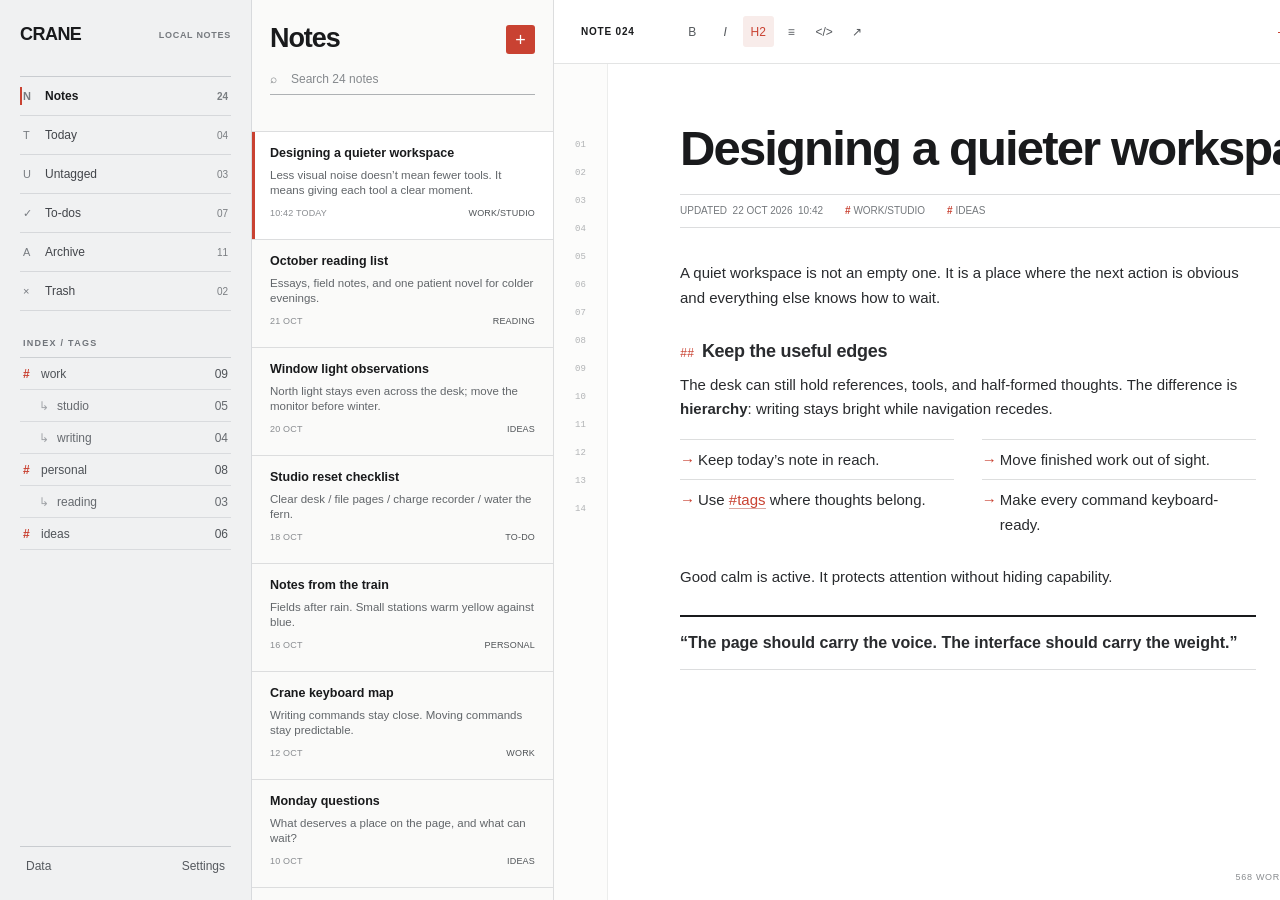
<file: .impeccable/mocks/decision/alpine-editorial.html>
<!doctype html>
<html lang="en">
<head>
<meta charset="utf-8">
<meta name="viewport" content="width=1440, initial-scale=1">
<title>Crane — Alpine Editorial</title>
<style>
  *{box-sizing:border-box} html,body{margin:0;width:1440px;height:900px;overflow:hidden;background:#FAFAF9;color:#191A1C}
  body{font-family:"Segoe UI",Arial,sans-serif;font-size:12px;-webkit-font-smoothing:antialiased} button,input{font:inherit} button{border:0;background:none;color:inherit}
  .app{width:1440px;height:900px;display:grid;grid-template-columns:252px 302px 886px;background:#FFFFFF}
  .rail{background:#F0F1F2;border-right:1px solid #D8DADD;padding:24px 20px 16px;display:flex;flex-direction:column}
  .brand{height:52px;display:flex;align-items:flex-start;justify-content:space-between;font-size:18px;font-weight:800;letter-spacing:-.03em}.brand small{font-size:9px;font-weight:600;color:#767A7F;letter-spacing:.08em;margin-top:6px}
  .nav{border-top:1px solid #C9CCD0}.nav button{height:39px;width:100%;padding:0 3px;border-bottom:1px solid #D6D8DB;display:grid;grid-template-columns:22px 1fr auto;align-items:center;text-align:left;color:#42454A}.nav .active{font-weight:700;color:#191A1C}.nav .active:after{content:"";position:absolute;left:0;width:2px;height:18px;background:#C94232}.nav button{position:relative}.symbol{font-size:11px;color:#777B80}.count{font-variant-numeric:tabular-nums;color:#7A7E82;font-size:10px}
  .label{margin:27px 3px 9px;font-size:9px;font-weight:800;letter-spacing:.14em;color:#70747A;text-transform:uppercase}.tags{border-top:1px solid #CDD0D3}.tag{height:32px;border-bottom:1px solid #D9DBDE;display:grid;grid-template-columns:18px 1fr auto;align-items:center;padding:0 3px;color:#4F5358}.tag b{color:#C94232}.tag.child{padding-left:19px;color:#666A6F}.tag.child span:first-child{color:#A1A4A8}.rail-foot{margin-top:auto;display:grid;grid-template-columns:1fr 1fr;border-top:1px solid #C9CCD0}.rail-foot button{height:37px;text-align:left;color:#55595E}.rail-foot button+button{text-align:right}
  .list{background:#FAFAF9;border-right:1px solid #DCDDDE;display:flex;flex-direction:column}.list-head{height:132px;padding:25px 18px 14px;border-bottom:1px solid #DCDDDE}.list-title{height:38px;display:flex;align-items:flex-start}.list-title h1{font-size:27px;line-height:1;margin:0;font-weight:800;letter-spacing:-.04em}.new{margin-left:auto;width:29px;height:29px;background:#C94232;color:#FFFFFF;font-size:18px;line-height:28px;border-radius:3px}.search{height:32px;border-bottom:1px solid #AEB1B4;display:grid;grid-template-columns:19px 1fr;align-items:center;color:#73777B}.search input{border:0;outline:0;background:transparent;color:#191A1C}.search input::placeholder{color:#85898D}
  .notes{overflow:hidden}.note{height:108px;border-bottom:1px solid #DCDDDE;padding:14px 18px;position:relative}.note.active{background:#FFFFFF}.note.active:before{content:"";position:absolute;left:0;top:0;bottom:0;width:3px;background:#C94232}.note h2{font-size:12.5px;line-height:1.25;margin:0 0 6px;font-weight:750}.note p{font-size:11.5px;line-height:1.38;color:#62666A;margin:0 0 9px;display:-webkit-box;-webkit-line-clamp:2;-webkit-box-orient:vertical;overflow:hidden}.meta{display:flex;justify-content:space-between;font-size:9px;color:#898C90;letter-spacing:.02em}.meta .ntag{color:#4F5357}
  .editor{background:#FFFFFF;display:grid;grid-template-columns:54px 1fr;grid-template-rows:64px 1fr;position:relative}.tools{grid-column:1/3;border-bottom:1px solid #E3E4E4;display:flex;align-items:center;padding:0 27px}.docid{font-size:10px;font-weight:700;letter-spacing:.08em}.format{margin-left:42px;display:flex;gap:2px}.tool{width:31px;height:31px;border-radius:3px;display:grid;place-items:center;color:#55595D}.tool.active{color:#C94232;background:#F8ECEA}.sync{margin-left:auto;color:#6E7276;font-size:10px}.sync:before{content:"";display:inline-block;width:16px;height:1px;background:#C94232;vertical-align:middle;margin-right:8px}
  .gutter{grid-row:2;background:#FCFCFB;border-right:1px solid #ECEDEC;padding-top:67px;text-align:center;color:#B2B4B6;font:9px/28px Consolas,monospace}.paper{grid-column:2;padding:60px 84px 70px 72px;overflow:hidden}.title{font-size:49px;line-height:1.02;font-weight:800;letter-spacing:-.038em;max-width:670px;margin:0 0 20px}.meta-line{display:flex;gap:22px;padding:10px 0 11px;border-top:1px solid #DCDDDE;border-bottom:1px solid #DCDDDE;color:#74787C;font-size:10px;margin-bottom:33px}.meta-line b{font-weight:700;color:#C94232}.body{font-size:15px;line-height:1.64;max-width:69ch;color:#292B2E}.body p{margin:0 0 17px}.body h2{font-size:18px;line-height:1.25;margin:30px 0 10px;font-weight:800;letter-spacing:-.015em}.body h2 .syntax{font:12px Consolas,monospace;color:#C94232;margin-right:8px}.body a{color:#C94232;text-decoration:none;border-bottom:1px solid #DDA59F}.body ul{margin:7px 0 20px;padding:0;list-style:none;display:grid;grid-template-columns:1fr 1fr;column-gap:28px}.body li{border-top:1px solid #DDDEDE;padding:8px 0 7px 18px;position:relative}.body li:before{content:"→";position:absolute;left:0;color:#C94232}.quote{margin:26px 0 0;border-top:2px solid #191A1C;border-bottom:1px solid #DCDDDE;padding:13px 0;font-size:16px;font-weight:650}.footer{position:absolute;right:26px;bottom:18px;font-size:9px;color:#898C8F;letter-spacing:.08em}
</style>
</head>
<body>
<main class="app" aria-label="Crane notes app concept">
  <aside class="rail">
    <div class="brand"><span>CRANE</span><small>LOCAL NOTES</small></div>
    <nav class="nav" aria-label="Collections">
      <button class="active"><span class="symbol">N</span>Notes <span class="count">24</span></button><button><span class="symbol">T</span>Today <span class="count">04</span></button><button><span class="symbol">U</span>Untagged <span class="count">03</span></button><button><span class="symbol">✓</span>To-dos <span class="count">07</span></button><button><span class="symbol">A</span>Archive <span class="count">11</span></button><button><span class="symbol">×</span>Trash <span class="count">02</span></button>
    </nav>
    <div class="label">Index / Tags</div><div class="tags"><div class="tag"><b>#</b><span>work</span><span>09</span></div><div class="tag child"><span>↳</span><span>studio</span><span>05</span></div><div class="tag child"><span>↳</span><span>writing</span><span>04</span></div><div class="tag"><b>#</b><span>personal</span><span>08</span></div><div class="tag child"><span>↳</span><span>reading</span><span>03</span></div><div class="tag"><b>#</b><span>ideas</span><span>06</span></div></div>
    <div class="rail-foot"><button>Data</button><button>Settings</button></div>
  </aside>
  <section class="list">
    <header class="list-head"><div class="list-title"><h1>Notes</h1><button class="new" aria-label="New note">+</button></div><label class="search"><span>⌕</span><input placeholder="Search 24 notes" aria-label="Search notes"></label></header>
    <div class="notes">
      <article class="note active"><h2>Designing a quieter workspace</h2><p>Less visual noise doesn’t mean fewer tools. It means giving each tool a clear moment.</p><div class="meta"><span>10:42 TODAY</span><span class="ntag">WORK/STUDIO</span></div></article>
      <article class="note"><h2>October reading list</h2><p>Essays, field notes, and one patient novel for colder evenings.</p><div class="meta"><span>21 OCT</span><span class="ntag">READING</span></div></article>
      <article class="note"><h2>Window light observations</h2><p>North light stays even across the desk; move the monitor before winter.</p><div class="meta"><span>20 OCT</span><span class="ntag">IDEAS</span></div></article>
      <article class="note"><h2>Studio reset checklist</h2><p>Clear desk / file pages / charge recorder / water the fern.</p><div class="meta"><span>18 OCT</span><span class="ntag">TO-DO</span></div></article>
      <article class="note"><h2>Notes from the train</h2><p>Fields after rain. Small stations warm yellow against blue.</p><div class="meta"><span>16 OCT</span><span class="ntag">PERSONAL</span></div></article>
      <article class="note"><h2>Crane keyboard map</h2><p>Writing commands stay close. Moving commands stay predictable.</p><div class="meta"><span>12 OCT</span><span class="ntag">WORK</span></div></article>
      <article class="note"><h2>Monday questions</h2><p>What deserves a place on the page, and what can wait?</p><div class="meta"><span>10 OCT</span><span class="ntag">IDEAS</span></div></article>
    </div>
  </section>
  <article class="editor">
    <header class="tools"><span class="docid">NOTE 024</span><div class="format"><button class="tool">B</button><button class="tool"><i>I</i></button><button class="tool active">H2</button><button class="tool">≡</button><button class="tool">&lt;/&gt;</button><button class="tool">↗</button></div><span class="sync">SAVED LOCALLY</span><button class="tool">•••</button></header>
    <aside class="gutter">01<br>02<br>03<br>04<br>05<br>06<br>07<br>08<br>09<br>10<br>11<br>12<br>13<br>14</aside>
    <div class="paper"><h1 class="title">Designing a quieter workspace</h1><div class="meta-line"><span>UPDATED&nbsp; 22 OCT 2026&nbsp; 10:42</span><span><b>#</b> WORK/STUDIO</span><span><b>#</b> IDEAS</span></div>
      <div class="body"><p>A quiet workspace is not an empty one. It is a place where the next action is obvious and everything else knows how to wait.</p>
        <h2><span class="syntax">##</span>Keep the useful edges</h2><p>The desk can still hold references, tools, and half-formed thoughts. The difference is <strong>hierarchy</strong>: writing stays bright while navigation recedes.</p>
        <ul><li>Keep today’s note in reach.</li><li>Move finished work out of sight.</li><li>Use <a href="#">#tags</a> where thoughts belong.</li><li>Make every command keyboard-ready.</li></ul>
        <p>Good calm is active. It protects attention without hiding capability.</p><div class="quote">“The page should carry the voice. The interface should carry the weight.”</div>
      </div>
    </div><div class="footer">568 WORDS&nbsp;&nbsp;/&nbsp;&nbsp;3 MIN READ&nbsp;&nbsp;/&nbsp;&nbsp;UTF-8</div>
  </article>
</main>
</body>
</html>
</file>
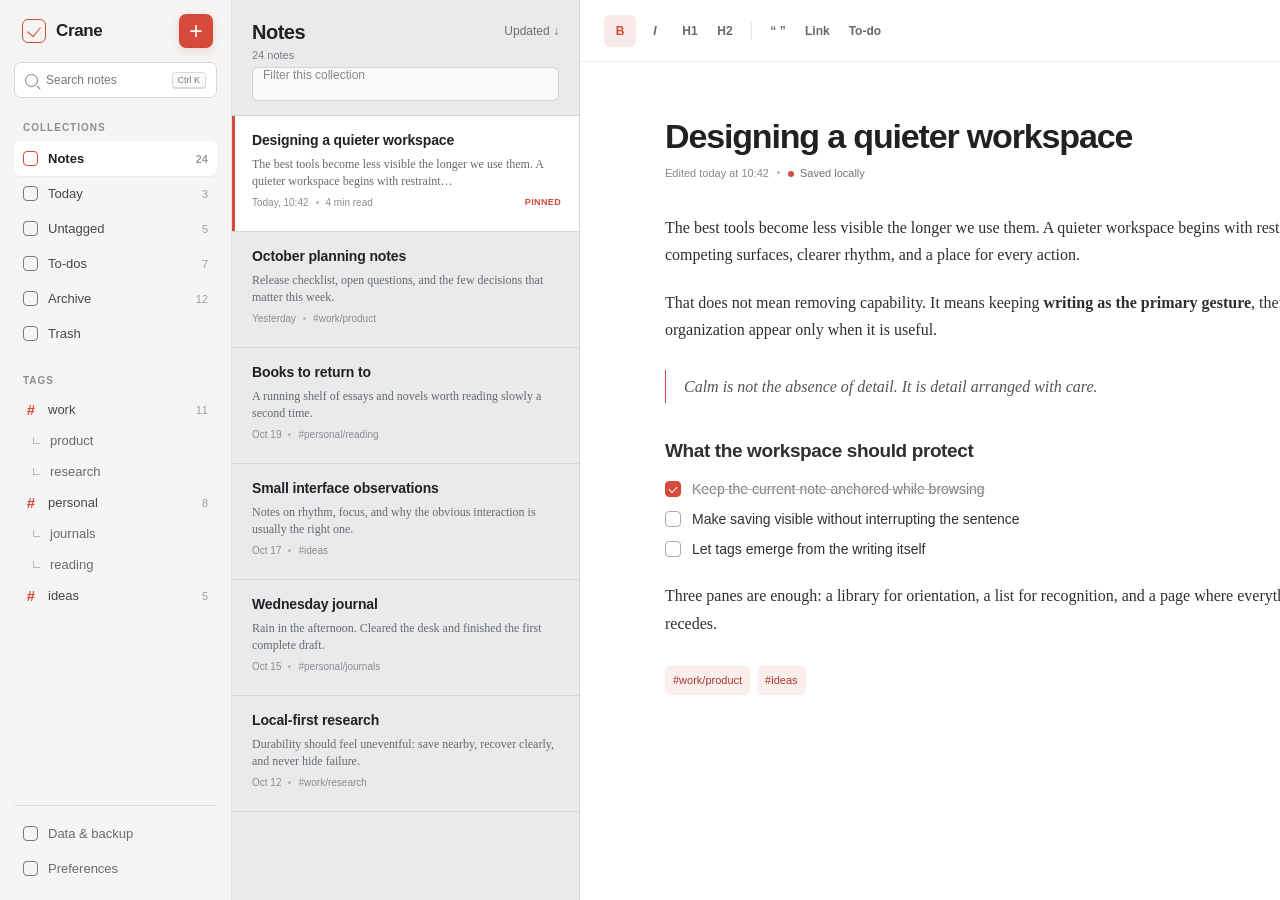
<file: .impeccable/mocks/decision/canon.html>
<!doctype html>
<html lang="en">
<head>
<meta charset="utf-8">
<meta name="viewport" content="width=1440,height=900,initial-scale=1">
<title>Crane — Canonical notes workspace</title>
<style>
*{box-sizing:border-box}html,body{width:1440px;height:900px;margin:0;overflow:hidden;background:#FFFFFF;color:#202124;font-family:Inter,"Segoe UI",Arial,sans-serif}button,input{font:inherit}button{color:inherit}.app{display:grid;grid-template-columns:232px 348px 860px;width:1440px;height:900px;background:#FFFFFF}.rail,.list,.editor{min-width:0;height:900px;overflow:hidden}.rail{position:relative;background:#F5F5F4;border-right:1px solid #dfe0e1;padding:0 14px}.brand{height:62px;display:flex;align-items:center;justify-content:space-between;padding:0 4px 0 8px}.brand-name{display:flex;align-items:center;gap:10px;font-size:17px;font-weight:700;letter-spacing:-.02em}.mark{width:24px;height:24px;border:1.5px solid #D54A3A;border-radius:6px;position:relative}.mark:after{content:"";position:absolute;width:7px;height:11px;border:1.5px solid #D54A3A;border-top:0;border-left:0;transform:rotate(39deg);left:7px;top:4px}.new{width:34px;height:34px;border:0;border-radius:7px;background:#D54A3A;color:white;font-size:23px;font-weight:300;line-height:1;box-shadow:0 3px 10px rgba(213,74,58,.18)}.search{height:36px;border:1px solid #d8d9da;border-radius:7px;background:#FFFFFF;display:flex;align-items:center;gap:8px;padding:0 10px;color:#777b80;font-size:12px}.search i{width:13px;height:13px;border:1.5px solid #777b80;border-radius:50%;position:relative}.search i:after{content:"";position:absolute;width:5px;border-top:1.5px solid #777b80;transform:rotate(45deg);right:-4px;bottom:-2px}.label{margin:24px 9px 8px;color:#8a8d91;font-size:10px;font-weight:700;letter-spacing:.1em;text-transform:uppercase}.nav{display:flex;align-items:center;height:35px;border-radius:6px;padding:0 9px;gap:10px;color:#45484c;font-size:13px}.nav.active{background:#FFFFFF;color:#202124;font-weight:600;box-shadow:0 1px 2px rgba(20,22,24,.05)}.ico{width:15px;height:15px;border:1.4px solid #777b80;border-radius:4px;flex:none;position:relative}.active .ico{border-color:#D54A3A}.count{margin-left:auto;color:#9a9da0;font-size:11px;font-variant-numeric:tabular-nums}.tag{height:31px;padding-left:10px}.tag .hash{width:14px;color:#D54A3A;font-size:15px;font-weight:600;text-align:center}.tag.child{padding-left:31px;color:#666a6f}.tag.child:before{content:"";width:6px;height:6px;border-left:1px solid #b8babd;border-bottom:1px solid #b8babd;margin-left:-12px}.bottom{position:absolute;left:14px;right:14px;bottom:14px;border-top:1px solid #dddede;padding-top:10px}.bottom .nav{color:#696d71}.list{background:#E9EAEB;border-right:1px solid #d6d7d8}.list-head{height:116px;padding:22px 20px 14px;border-bottom:1px solid #d4d5d6}.title-row{height:34px;display:flex;align-items:flex-start;justify-content:space-between}.title-row h1{font-size:20px;line-height:1;margin:0;letter-spacing:-.025em}.sub{font-size:11px;color:#787c80;margin-top:7px}.sort{border:0;background:transparent;color:#6c7074;font-size:12px;padding:2px 0}.list-search{height:34px;margin-top:11px;border:1px solid #d2d3d4;background:rgba(255,255,255,.72);border-radius:6px;color:#85898d;padding:0 10px;font-size:12px}.note{height:116px;padding:16px 18px 13px 20px;border-bottom:1px solid #d5d6d7;position:relative;background:transparent}.note.selected{background:#FFFFFF}.note.selected:before{content:"";position:absolute;left:0;top:0;bottom:0;width:3px;background:#D54A3A}.note h2{margin:0 0 6px;font-size:14px;line-height:1.25;letter-spacing:-.01em}.excerpt{font-family:Georgia,"Times New Roman",serif;color:#666a6e;font-size:12px;line-height:1.45;height:34px;overflow:hidden}.meta{display:flex;align-items:center;gap:7px;margin-top:7px;color:#8a8d91;font-size:10px}.dot{width:3px;height:3px;border-radius:50%;background:#b3b5b8}.pin{margin-left:auto;color:#D54A3A;font-size:9px;font-weight:700;letter-spacing:.04em}.editor{background:#FFFFFF;position:relative}.toolbar{height:62px;border-bottom:1px solid #ececec;display:flex;align-items:center;padding:0 24px;gap:3px}.tool{height:32px;min-width:32px;padding:0 8px;border:0;background:transparent;border-radius:6px;color:#65696d;font-size:12px;font-weight:600}.tool:hover,.tool.active{background:#f7eae8;color:#D54A3A}.divider{height:18px;width:1px;background:#e2e3e4;margin:0 7px}.toolbar .spacer{flex:1}.more{letter-spacing:2px}.document{width:690px;margin:0 auto;padding:55px 0 80px}.document h1{font-size:34px;line-height:1.14;letter-spacing:-.034em;margin:0 0 11px;font-weight:700}.byline{display:flex;align-items:center;gap:8px;color:#85898d;font-size:11px;margin-bottom:35px}.saved{color:#6f7478}.saved:before{content:"";display:inline-block;width:6px;height:6px;margin-right:6px;border-radius:50%;background:#D54A3A}.body{font-family:Georgia,"Times New Roman",serif;font-size:16px;line-height:1.72;color:#2d2f31}.body p{margin:0 0 20px}.body h2{font-family:Inter,"Segoe UI",Arial,sans-serif;font-size:19px;letter-spacing:-.02em;margin:32px 0 11px}.body strong{font-weight:700}.body blockquote{margin:26px 0;padding:3px 0 3px 18px;border-left:1px solid #D54A3A;color:#53565a;font-style:italic}.check{display:flex;align-items:flex-start;gap:11px;margin:9px 0;font-family:Inter,"Segoe UI",Arial,sans-serif;font-size:14px;line-height:1.5}.box{width:16px;height:16px;border:1.4px solid #a6a9ac;border-radius:4px;margin-top:2px;position:relative;flex:none}.check.done{color:#777b7f;text-decoration:line-through;text-decoration-color:#b6b8ba}.check.done .box{border-color:#D54A3A;background:#D54A3A}.check.done .box:after{content:"";position:absolute;width:7px;height:4px;border-left:1.5px solid #FFFFFF;border-bottom:1.5px solid #FFFFFF;transform:rotate(-45deg);left:3px;top:4px}.tags{display:flex;gap:7px;margin-top:29px;font-family:Inter,"Segoe UI",Arial,sans-serif}.chip{font-size:11px;color:#a63a2f;background:#fbefed;border-radius:5px;padding:5px 8px}.status{position:absolute;right:22px;bottom:18px;color:#979a9d;font-size:10px}.status b{font-weight:500;color:#D54A3A}.kbd{border:1px solid #d9dadd;border-bottom-width:2px;border-radius:4px;padding:2px 5px;background:#fafafa;color:#777b80;font-size:9px}::selection{background:#f1c8c2;color:#202124}
</style>
</head>
<body>
<main class="app" aria-label="Crane notes workspace">
<aside class="rail"><div class="brand"><div class="brand-name"><span class="mark"></span>Crane</div><button class="new" aria-label="New note">+</button></div><div class="search"><i></i><span>Search notes</span><span class="kbd" style="margin-left:auto">Ctrl K</span></div>
<div class="label">Collections</div><div class="nav active"><span class="ico"></span>Notes<span class="count">24</span></div><div class="nav"><span class="ico"></span>Today<span class="count">3</span></div><div class="nav"><span class="ico"></span>Untagged<span class="count">5</span></div><div class="nav"><span class="ico"></span>To-dos<span class="count">7</span></div><div class="nav"><span class="ico"></span>Archive<span class="count">12</span></div><div class="nav"><span class="ico"></span>Trash</div>
<div class="label">Tags</div><div class="nav tag"><span class="hash">#</span>work<span class="count">11</span></div><div class="nav tag child">product</div><div class="nav tag child">research</div><div class="nav tag"><span class="hash">#</span>personal<span class="count">8</span></div><div class="nav tag child">journals</div><div class="nav tag child">reading</div><div class="nav tag"><span class="hash">#</span>ideas<span class="count">5</span></div>
<div class="bottom"><div class="nav"><span class="ico"></span>Data &amp; backup</div><div class="nav"><span class="ico"></span>Preferences</div></div></aside>
<section class="list"><header class="list-head"><div class="title-row"><div><h1>Notes</h1><div class="sub">24 notes</div></div><button class="sort">Updated ↓</button></div><div class="list-search">Filter this collection</div></header>
<article class="note selected"><h2>Designing a quieter workspace</h2><div class="excerpt">The best tools become less visible the longer we use them. A quieter workspace begins with restraint…</div><div class="meta">Today, 10:42 <span class="dot"></span> 4 min read <span class="pin">PINNED</span></div></article>
<article class="note"><h2>October planning notes</h2><div class="excerpt">Release checklist, open questions, and the few decisions that matter this week.</div><div class="meta">Yesterday <span class="dot"></span> #work/product</div></article>
<article class="note"><h2>Books to return to</h2><div class="excerpt">A running shelf of essays and novels worth reading slowly a second time.</div><div class="meta">Oct 19 <span class="dot"></span> #personal/reading</div></article>
<article class="note"><h2>Small interface observations</h2><div class="excerpt">Notes on rhythm, focus, and why the obvious interaction is usually the right one.</div><div class="meta">Oct 17 <span class="dot"></span> #ideas</div></article>
<article class="note"><h2>Wednesday journal</h2><div class="excerpt">Rain in the afternoon. Cleared the desk and finished the first complete draft.</div><div class="meta">Oct 15 <span class="dot"></span> #personal/journals</div></article>
<article class="note"><h2>Local-first research</h2><div class="excerpt">Durability should feel uneventful: save nearby, recover clearly, and never hide failure.</div><div class="meta">Oct 12 <span class="dot"></span> #work/research</div></article></section>
<section class="editor"><nav class="toolbar" aria-label="Formatting"><button class="tool active">B</button><button class="tool"><em>I</em></button><button class="tool">H1</button><button class="tool">H2</button><span class="divider"></span><button class="tool">“ ”</button><button class="tool">Link</button><button class="tool">To-do</button><span class="spacer"></span><button class="tool">Preview</button><button class="tool more">•••</button></nav>
<article class="document"><h1>Designing a quieter workspace</h1><div class="byline"><span>Edited today at 10:42</span><span class="dot"></span><span class="saved">Saved locally</span></div><div class="body"><p>The best tools become less visible the longer we use them. A quieter workspace begins with restraint: fewer competing surfaces, clearer rhythm, and a place for every action.</p><p>That does not mean removing capability. It means keeping <strong>writing as the primary gesture</strong>, then letting organization appear only when it is useful.</p><blockquote>Calm is not the absence of detail. It is detail arranged with care.</blockquote><h2>What the workspace should protect</h2><div class="check done"><span class="box"></span><span>Keep the current note anchored while browsing</span></div><div class="check"><span class="box"></span><span>Make saving visible without interrupting the sentence</span></div><div class="check"><span class="box"></span><span>Let tags emerge from the writing itself</span></div><p style="margin-top:22px">Three panes are enough: a library for orientation, a list for recognition, and a page where everything else recedes.</p><div class="tags"><span class="chip">#work/product</span><span class="chip">#ideas</span></div></div></article><div class="status"><b>Local</b> · 348 words · Markdown</div></section>
</main>
</body>
</html>
</file>
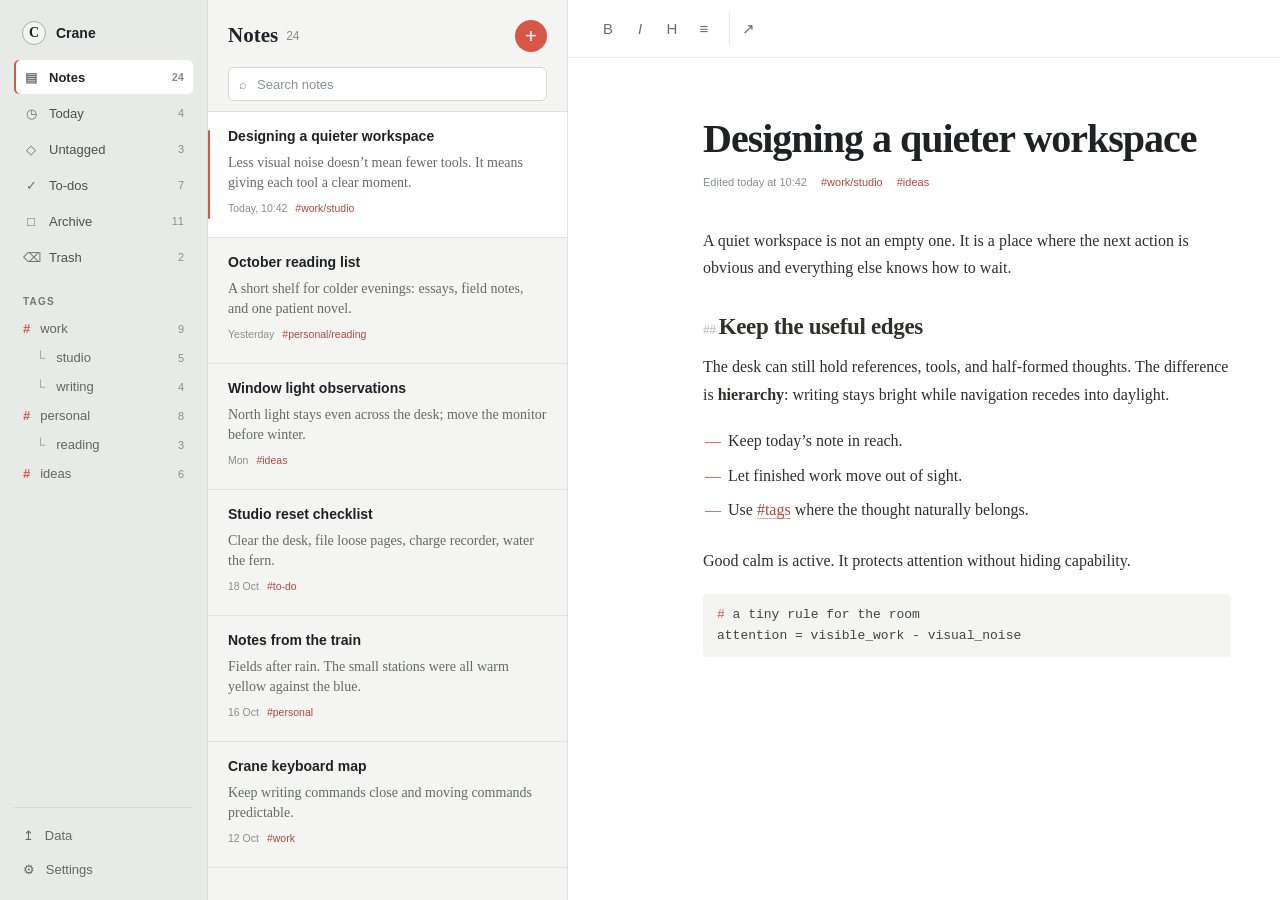
<file: .impeccable/mocks/decision/nordic-daylight.html>
<!doctype html>
<html lang="en">
<head>
<meta charset="utf-8">
<meta name="viewport" content="width=1440, initial-scale=1">
<title>Crane — Nordic Daylight</title>
<style>
  *{box-sizing:border-box} html,body{margin:0;width:1440px;height:900px;overflow:hidden;background:#F4F5F3;color:#202124}
  body{font-family:"Segoe UI",Arial,sans-serif;font-size:13px;-webkit-font-smoothing:antialiased}
  button,input{font:inherit} button{border:0;background:none;color:inherit}
  .app{width:1440px;height:900px;display:grid;grid-template-columns:208px 360px 872px;background:#FFFFFF}
  .rail{background:#E8EAE7;border-right:1px solid #D9DCD8;padding:18px 14px 14px;display:flex;flex-direction:column}
  .brand{height:42px;display:flex;align-items:center;gap:10px;padding:0 8px 12px;font-size:14px;font-weight:650}
  .mark{width:24px;height:24px;border:1px solid #A9AEA9;border-radius:50%;display:grid;place-items:center;font-family:Georgia,serif;font-size:14px;background:#F4F5F3}
  .nav{display:grid;gap:2px}.nav button,.tag{height:34px;width:100%;padding:0 9px;display:flex;align-items:center;gap:10px;text-align:left;border-radius:5px;color:#4D524E}
  .nav button span:first-child{width:16px;text-align:center;color:#6B716C}.nav .active{background:#FFFFFF;color:#202124;font-weight:600;box-shadow:inset 2px 0 #D85645}
  .count{margin-left:auto;color:#8A8F8A;font-size:11px;font-variant-numeric:tabular-nums}
  .section{margin:22px 9px 7px;color:#737974;font-size:10px;font-weight:700;letter-spacing:.12em;text-transform:uppercase}
  .tag{height:29px;color:#626763}.hash{color:#D85645;font-weight:700}.tag.child{padding-left:22px}.tag.child:before{content:"└";color:#A1A6A1;margin-right:1px}
  .rail-foot{margin-top:auto;border-top:1px solid #D5D8D4;padding-top:10px}.rail-foot button{height:34px;width:100%;text-align:left;padding:0 9px;color:#646965}
  .list{background:#F4F5F3;border-right:1px solid #E0E2DF;display:flex;flex-direction:column}
  .list-head{height:112px;padding:20px 20px 14px;border-bottom:1px solid #DEE0DD}
  .list-title{display:flex;align-items:center;margin-bottom:15px}.list-title h1{font:600 21px/1.1 Georgia,serif;margin:0}.list-title .total{margin-left:8px;color:#898E89;font-size:12px}.new{margin-left:auto;width:32px;height:32px;border-radius:50%;background:#D85645;color:#FFFFFF;font-size:21px;line-height:30px}
  .search{height:34px;border:1px solid #D6D9D5;border-radius:6px;background:#FFFFFF;display:flex;align-items:center;gap:8px;padding:0 10px;color:#858A85}.search input{border:0;outline:0;background:transparent;width:100%;color:#202124}.search input::placeholder{color:#8D928E}
  .notes{overflow:hidden}.note{height:126px;padding:16px 20px;border-bottom:1px solid #E0E2DF;position:relative}.note.active{background:#FFFFFF}.note.active:before{content:"";position:absolute;left:0;top:18px;bottom:18px;width:2px;background:#D85645;border-radius:2px}
  .note h2{font-size:14px;line-height:1.25;margin:0 0 7px;font-weight:650}.note p{margin:0 0 9px;font:14px/1.45 Georgia,serif;color:#666A66;display:-webkit-box;-webkit-line-clamp:2;-webkit-box-orient:vertical;overflow:hidden}.meta{font-size:10.5px;color:#8A8F8A;display:flex;gap:8px}.meta .ntag{color:#B44A3D}
  .editor{background:#FFFFFF;position:relative;display:flex;flex-direction:column}.toolbar{height:58px;border-bottom:1px solid #ECEDEA;display:flex;align-items:center;padding:0 24px;color:#6B706C}.tool{min-width:32px;height:32px;border-radius:5px;display:grid;place-items:center;font-size:15px}.tool:hover{background:#F3F4F2}.tool.sep{margin-left:9px;border-left:1px solid #E4E5E3;border-radius:0;padding-left:12px}.status{margin-left:auto;font-size:11px;color:#858A86}.status b{display:inline-block;width:6px;height:6px;margin-right:6px;border-radius:50%;background:#6F8D73}
  .paper{width:690px;margin:0 auto;padding:58px 44px 70px}.title{font:600 40px/1.14 Georgia,serif;letter-spacing:-.025em;margin:0 0 14px;max-width:610px}.byline{display:flex;gap:14px;color:#8A8E8A;font-size:11px;margin-bottom:39px}.byline .tagline{color:#B4473A}
  .body{font:16px/1.72 Georgia,"Times New Roman",serif;color:#2D302D;max-width:66ch}.body p{margin:0 0 19px}.body h2{font:600 23px/1.25 Georgia,serif;letter-spacing:-.015em;margin:31px 0 12px}.body a{color:#B4473A;text-decoration-color:#DAB0AA;text-underline-offset:3px}.body .md{color:#C6C9C5;font-family:"Segoe UI",sans-serif;font-size:12px}.body ul{list-style:none;margin:5px 0 23px;padding:0}.body li{position:relative;padding-left:25px;margin:7px 0}.body li:before{content:"—";position:absolute;left:2px;color:#D85645}.code{font:13px/1.55 Consolas,monospace;background:#F4F5F3;border-radius:4px;padding:11px 14px;margin-top:20px;color:#424642}.code .syntax{color:#D85645}.savebar{position:absolute;right:24px;bottom:18px;color:#8A8F8A;font-size:10px;letter-spacing:.04em}
</style>
</head>
<body>
<main class="app" aria-label="Crane notes app concept">
  <aside class="rail">
    <div class="brand"><span class="mark">C</span>Crane</div>
    <nav class="nav" aria-label="Collections">
      <button class="active"><span>▤</span>Notes <span class="count">24</span></button>
      <button><span>◷</span>Today <span class="count">4</span></button>
      <button><span>◇</span>Untagged <span class="count">3</span></button>
      <button><span>✓</span>To-dos <span class="count">7</span></button>
      <button><span>□</span>Archive <span class="count">11</span></button>
      <button><span>⌫</span>Trash <span class="count">2</span></button>
    </nav>
    <div class="section">Tags</div>
    <div class="tag"><span class="hash">#</span>work <span class="count">9</span></div>
    <div class="tag child">studio <span class="count">5</span></div>
    <div class="tag child">writing <span class="count">4</span></div>
    <div class="tag"><span class="hash">#</span>personal <span class="count">8</span></div>
    <div class="tag child">reading <span class="count">3</span></div>
    <div class="tag"><span class="hash">#</span>ideas <span class="count">6</span></div>
    <div class="rail-foot"><button>↥&nbsp;&nbsp; Data</button><button>⚙&nbsp;&nbsp; Settings</button></div>
  </aside>
  <section class="list">
    <header class="list-head"><div class="list-title"><h1>Notes</h1><span class="total">24</span><button class="new" aria-label="New note">+</button></div><label class="search">⌕<input placeholder="Search notes" aria-label="Search notes"></label></header>
    <div class="notes">
      <article class="note active"><h2>Designing a quieter workspace</h2><p>Less visual noise doesn’t mean fewer tools. It means giving each tool a clear moment.</p><div class="meta"><span>Today, 10:42</span><span class="ntag">#work/studio</span></div></article>
      <article class="note"><h2>October reading list</h2><p>A short shelf for colder evenings: essays, field notes, and one patient novel.</p><div class="meta"><span>Yesterday</span><span class="ntag">#personal/reading</span></div></article>
      <article class="note"><h2>Window light observations</h2><p>North light stays even across the desk; move the monitor before winter.</p><div class="meta"><span>Mon</span><span class="ntag">#ideas</span></div></article>
      <article class="note"><h2>Studio reset checklist</h2><p>Clear the desk, file loose pages, charge recorder, water the fern.</p><div class="meta"><span>18 Oct</span><span class="ntag">#to-do</span></div></article>
      <article class="note"><h2>Notes from the train</h2><p>Fields after rain. The small stations were all warm yellow against the blue.</p><div class="meta"><span>16 Oct</span><span class="ntag">#personal</span></div></article>
      <article class="note"><h2>Crane keyboard map</h2><p>Keep writing commands close and moving commands predictable.</p><div class="meta"><span>12 Oct</span><span class="ntag">#work</span></div></article>
    </div>
  </section>
  <article class="editor">
    <header class="toolbar"><button class="tool">B</button><button class="tool"><i>I</i></button><button class="tool">H</button><button class="tool">≡</button><button class="tool sep">↗</button><span class="status"><b></b>Saved locally</span><button class="tool" aria-label="More">•••</button></header>
    <div class="paper">
      <h1 class="title">Designing a quieter workspace</h1>
      <div class="byline"><span>Edited today at 10:42</span><span class="tagline">#work/studio</span><span class="tagline">#ideas</span></div>
      <div class="body"><p>A quiet workspace is not an empty one. It is a place where the next action is obvious and everything else knows how to wait.</p>
        <h2><span class="md">##&nbsp;</span>Keep the useful edges</h2>
        <p>The desk can still hold references, tools, and half-formed thoughts. The difference is <strong>hierarchy</strong>: writing stays bright while navigation recedes into daylight.</p>
        <ul><li>Keep today’s note in reach.</li><li>Let finished work move out of sight.</li><li>Use <a href="#">#tags</a> where the thought naturally belongs.</li></ul>
        <p>Good calm is active. It protects attention without hiding capability.</p>
        <div class="code"><span class="syntax">#</span> a tiny rule for the room<br>attention = visible_work - visual_noise</div>
      </div>
    </div><div class="savebar">568 words · 3 min read</div>
  </article>
</main>
</body>
</html>
</file>
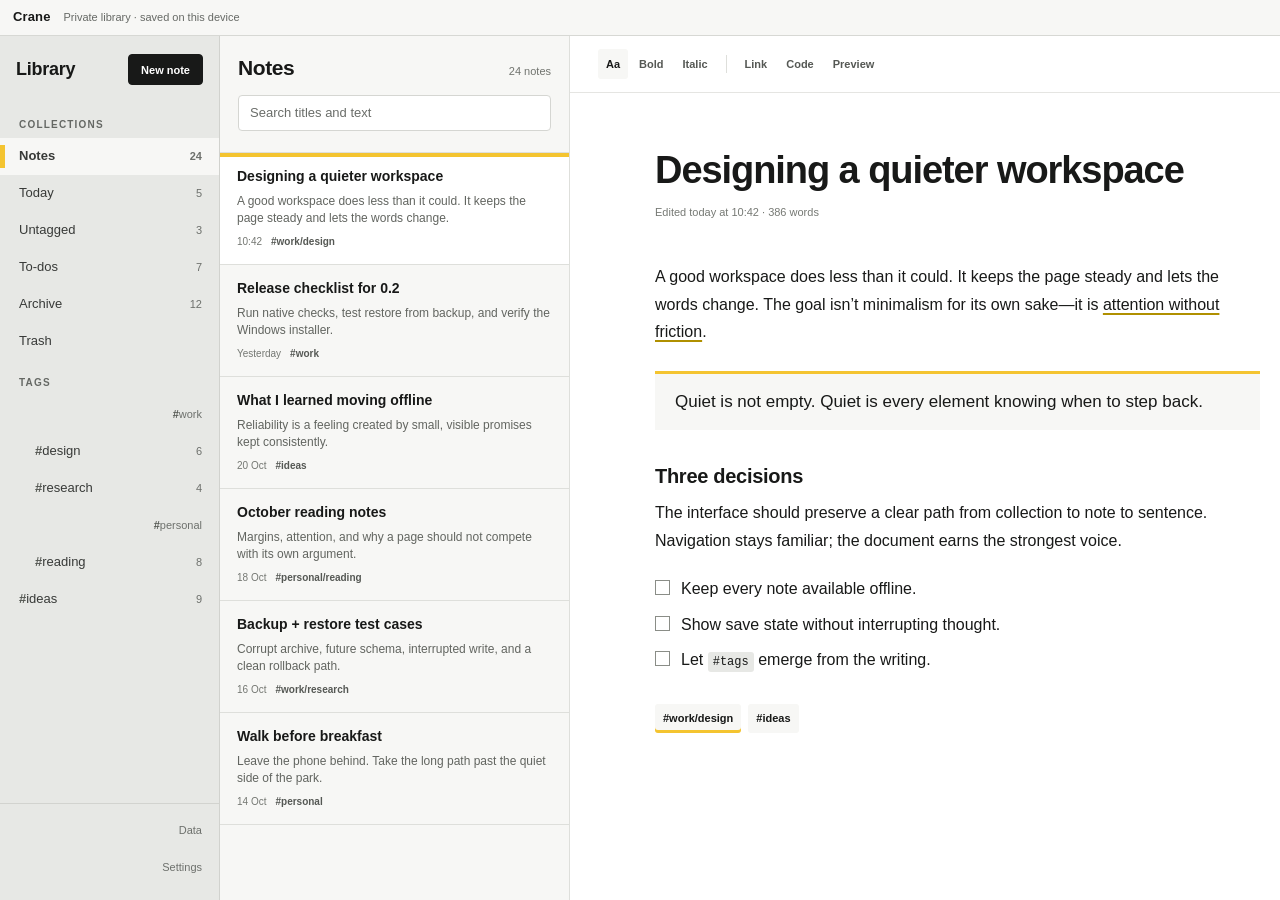
<file: .impeccable/mocks/decision/signal-path.html>
<!doctype html>
<html lang="en">
<head>
<meta charset="utf-8">
<meta name="viewport" content="width=1440, initial-scale=1">
<title>Crane — Signal Path</title>
<style>
:root{--ground:#F7F7F5;--panel:#E7E8E5;--ink:#181918;--signal:#F4C430;--white:#FFFFFF;--sans:"Segoe UI",Candara,"Trebuchet MS",Arial,sans-serif}
*{box-sizing:border-box}html,body{width:1440px;height:900px;margin:0;overflow:hidden;background:var(--white);color:var(--ink)}body{font:13px/1.4 var(--sans)}
.titlebar{height:36px;background:var(--ground);border-bottom:1px solid #d7d8d4;display:flex;align-items:center;padding:0 13px}.brand{font-weight:700;letter-spacing:.01em}.local{margin-left:13px;color:#666965;font-size:11px}.wins{display:flex;margin-left:auto;height:36px}.wins span{width:46px;display:grid;place-items:center;border-left:1px solid #dedfdb;font-size:11px}
.app{height:864px;display:grid;grid-template-columns:220px 350px 1fr}.rail{background:var(--panel);border-right:1px solid #d1d2ce;display:flex;flex-direction:column;padding:18px 0 14px}.railtop{display:flex;align-items:center;padding:0 16px 17px}.railtop strong{font-size:18px;letter-spacing:-.015em}.new{margin-left:auto;border:1px solid var(--ink);background:var(--ink);color:var(--white);height:31px;padding:0 12px;font:650 11px var(--sans);border-radius:4px}
.navtitle{padding:16px 19px 6px;color:#656864;font-size:10px;font-weight:700;letter-spacing:.12em;text-transform:uppercase}.navrow{height:37px;padding:0 17px 0 19px;display:flex;align-items:center;position:relative;color:#383a38}.navrow span:last-child{margin-left:auto;color:#6d706c;font-variant-numeric:tabular-nums;font-size:11px}.navrow.active{background:var(--ground);font-weight:700}.navrow.active:before{content:"";position:absolute;left:0;top:7px;bottom:7px;width:5px;background:var(--signal)}.nested{padding-left:35px}.tagmark{width:15px;color:#555853;font-weight:800}.railfoot{margin-top:auto;border-top:1px solid #d2d3cf;padding-top:8px}
.browser{background:var(--ground);border-right:1px solid #dedfdb}.browser-head{height:117px;padding:21px 18px 14px;border-bottom:1px solid #dedfdb}.browser-headline{display:flex;align-items:baseline;justify-content:space-between}.browser h1{font-size:21px;line-height:1;margin:0 0 17px;letter-spacing:-.02em}.result{color:#70736e;font-size:11px}.search{height:36px;background:var(--white);border:1px solid #d5d6d2;border-radius:4px;display:flex;align-items:center;padding:0 11px;color:#6a6d69}
.note{height:112px;padding:15px 17px;border-bottom:1px solid #dedfdb;position:relative}.note.selected{background:var(--white)}.note.selected:before{content:"";position:absolute;left:0;right:0;top:0;height:4px;background:var(--signal)}.note h2{font-size:14px;line-height:1.25;margin:0 0 7px;font-weight:700}.note p{color:#626560;font-size:12px;line-height:1.42;margin:0;height:34px;overflow:hidden}.meta{display:flex;align-items:center;gap:9px;color:#747772;font-size:10px;margin-top:8px;font-variant-numeric:tabular-nums}.meta b{font-weight:600;color:#555854}
.editor{background:var(--white)}.toolbar{height:57px;border-bottom:1px solid #e5e5e2;display:flex;align-items:center;padding:0 28px;gap:3px}.tool{height:30px;min-width:30px;border:0;background:transparent;color:#555854;border-radius:3px;font:600 11px var(--sans);padding:0 8px}.tool.active{background:var(--ground);color:var(--ink)}.divider{height:18px;width:1px;background:#dedfdb;margin:0 7px}.saved{margin-left:auto;color:#626560;font-size:11px;display:flex;align-items:center;gap:8px}.saved:before{content:"";width:18px;height:3px;background:var(--signal)}
.paper{width:700px;margin:0 auto;padding:56px 0 80px}.paper h1{font-size:38px;line-height:1.13;letter-spacing:-.028em;margin:0 0 13px;max-width:620px}.details{color:#767974;font-size:11px;margin-bottom:43px;font-variant-numeric:tabular-nums}.content{font-size:16px;line-height:1.72;max-width:68ch}.content p{margin:0 0 21px}.content h2{font-size:20px;line-height:1.25;letter-spacing:-.014em;margin:34px 0 10px}.content a{color:var(--ink);text-decoration-color:#b09000;text-decoration-thickness:2px;text-underline-offset:3px}.content blockquote{margin:25px 0;padding:15px 20px;background:var(--ground);border-top:3px solid var(--signal);font-size:17px;line-height:1.55}.content code{font:12px Consolas,monospace;background:var(--panel);border-radius:3px;padding:3px 5px}.tasks{margin:12px 0 25px;padding:0;list-style:none}.tasks li{position:relative;margin:8px 0;padding-left:26px}.tasks li:before{content:"";position:absolute;left:0;top:5px;width:13px;height:13px;border:1px solid #8a8d87;background:var(--white)}.tags{display:flex;gap:7px;margin-top:30px}.tags span{font-size:11px;font-weight:700;background:var(--ground);padding:5px 8px;border-radius:3px}.tags span:first-child{box-shadow:inset 0 -3px var(--signal)}
button{cursor:default}::selection{background:rgba(244,196,48,.45)}
</style>
</head>
<body>
<header class="titlebar"><span class="brand">Crane</span><span class="local">Private library · saved on this device</span><div class="wins"><span>—</span><span>□</span><span>×</span></div></header>
<main class="app">
<aside class="rail">
  <div class="railtop"><strong>Library</strong><button class="new">New note</button></div>
  <nav aria-label="Collections">
    <div class="navtitle">Collections</div><div class="navrow active"><span>Notes</span><span>24</span></div><div class="navrow"><span>Today</span><span>5</span></div><div class="navrow"><span>Untagged</span><span>3</span></div><div class="navrow"><span>To-dos</span><span>7</span></div><div class="navrow"><span>Archive</span><span>12</span></div><div class="navrow"><span>Trash</span><span></span></div>
    <div class="navtitle">Tags</div><div class="navrow"><span><b class="tagmark">#</b>work</span></div><div class="navrow nested"><span><b class="tagmark">#</b>design</span><span>6</span></div><div class="navrow nested"><span><b class="tagmark">#</b>research</span><span>4</span></div><div class="navrow"><span><b class="tagmark">#</b>personal</span></div><div class="navrow nested"><span><b class="tagmark">#</b>reading</span><span>8</span></div><div class="navrow"><span><b class="tagmark">#</b>ideas</span><span>9</span></div>
  </nav>
  <div class="railfoot"><div class="navrow"><span>Data</span></div><div class="navrow"><span>Settings</span></div></div>
</aside>
<section class="browser" aria-label="Notes list">
  <div class="browser-head"><div class="browser-headline"><h1>Notes</h1><span class="result">24 notes</span></div><div class="search">Search titles and text</div></div>
  <article class="note selected"><h2>Designing a quieter workspace</h2><p>A good workspace does less than it could. It keeps the page steady and lets the words change.</p><div class="meta"><span>10:42</span><b>#work/design</b></div></article>
  <article class="note"><h2>Release checklist for 0.2</h2><p>Run native checks, test restore from backup, and verify the Windows installer.</p><div class="meta"><span>Yesterday</span><b>#work</b></div></article>
  <article class="note"><h2>What I learned moving offline</h2><p>Reliability is a feeling created by small, visible promises kept consistently.</p><div class="meta"><span>20 Oct</span><b>#ideas</b></div></article>
  <article class="note"><h2>October reading notes</h2><p>Margins, attention, and why a page should not compete with its own argument.</p><div class="meta"><span>18 Oct</span><b>#personal/reading</b></div></article>
  <article class="note"><h2>Backup + restore test cases</h2><p>Corrupt archive, future schema, interrupted write, and a clean rollback path.</p><div class="meta"><span>16 Oct</span><b>#work/research</b></div></article>
  <article class="note"><h2>Walk before breakfast</h2><p>Leave the phone behind. Take the long path past the quiet side of the park.</p><div class="meta"><span>14 Oct</span><b>#personal</b></div></article>
</section>
<section class="editor" aria-label="Editor">
  <div class="toolbar"><button class="tool active">Aa</button><button class="tool">Bold</button><button class="tool">Italic</button><span class="divider"></span><button class="tool">Link</button><button class="tool">Code</button><button class="tool">Preview</button><span class="saved">Saved locally</span></div>
  <article class="paper"><h1>Designing a quieter workspace</h1><div class="details">Edited today at 10:42 · 386 words</div>
    <div class="content"><p>A good workspace does less than it could. It keeps the page steady and lets the words change. The goal isn’t minimalism for its own sake—it is <a href="#">attention without friction</a>.</p>
      <blockquote>Quiet is not empty. Quiet is every element knowing when to step back.</blockquote>
      <h2>Three decisions</h2><p>The interface should preserve a clear path from collection to note to sentence. Navigation stays familiar; the document earns the strongest voice.</p>
      <ul class="tasks"><li>Keep every note available offline.</li><li>Show save state without interrupting thought.</li><li>Let <code>#tags</code> emerge from the writing.</li></ul>
      <div class="tags"><span>#work/design</span><span>#ideas</span></div>
    </div>
  </article>
</section>
</main>
</body>
</html>
</file>
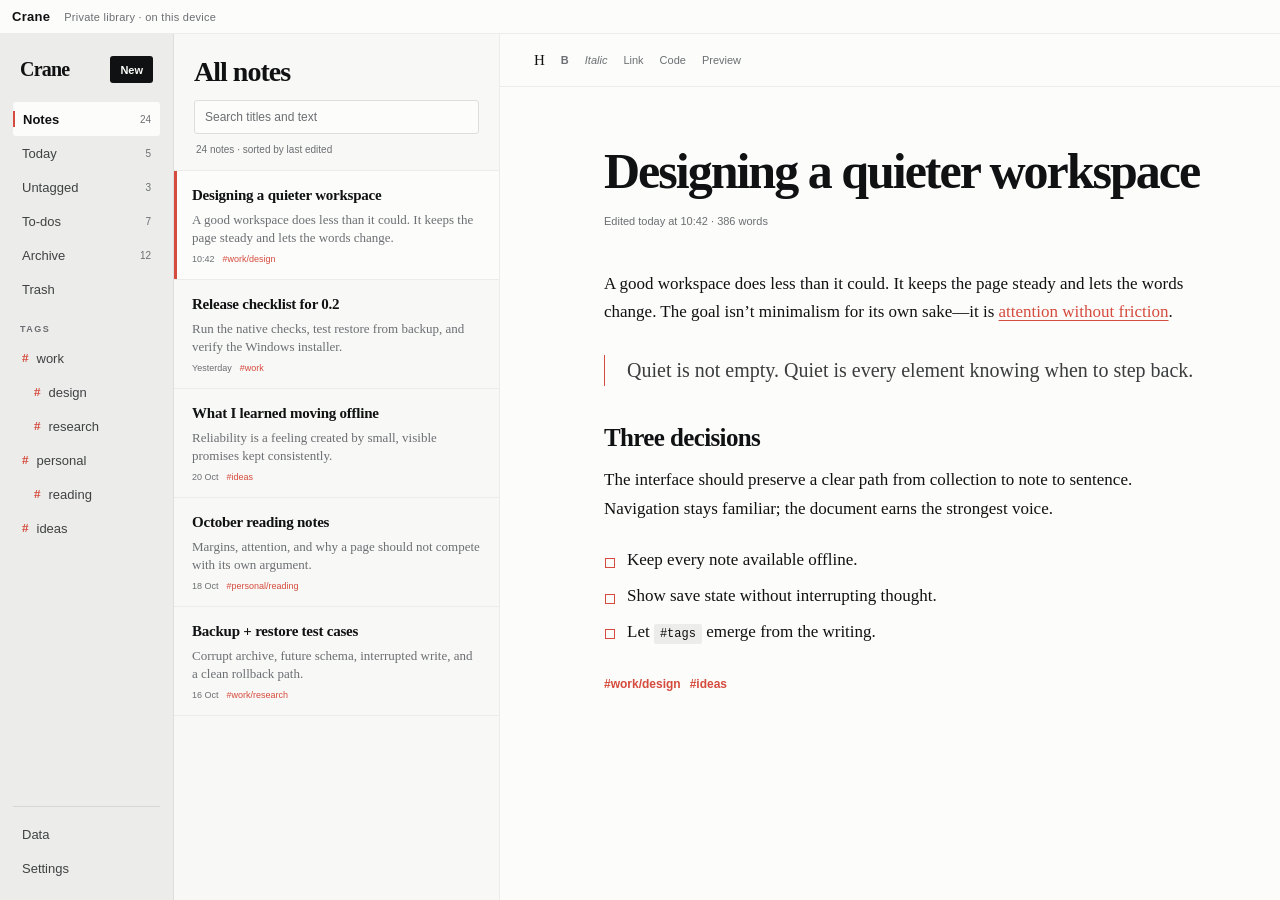
<file: .impeccable/mocks/decision/variable-specimen.html>
<!doctype html>
<html lang="en">
<head>
<meta charset="utf-8">
<meta name="viewport" content="width=1440, initial-scale=1">
<title>Crane — Variable Specimen</title>
<style>
:root{--paper:#FCFCFA;--soft:#ECECEA;--ink:#101112;--muted:#6B6E72;--red:#D54B3D;--ui:"Segoe UI",Arial,sans-serif;--text:Georgia,"Times New Roman",serif}
*{box-sizing:border-box}html,body{width:1440px;height:900px;margin:0;overflow:hidden;background:var(--paper);color:var(--ink)}
body{font-family:var(--ui);font-size:13px}.windowbar{height:34px;display:flex;align-items:center;border-bottom:1px solid var(--soft);padding:0 12px;color:var(--muted);letter-spacing:.02em}.appname{font-weight:650;color:var(--ink)}
.windowbar .quiet{margin-left:14px;font-size:11px}.window-actions{margin-left:auto;display:flex;height:34px}.window-actions span{display:grid;place-items:center;width:46px;border-left:1px solid var(--soft);font-size:11px}
.shell{height:866px;display:grid;grid-template-columns:174px 326px 1fr}.rail{background:var(--soft);padding:22px 13px 15px;border-right:1px solid #dededb;display:flex;flex-direction:column}.rail-head{display:flex;align-items:center;justify-content:space-between;margin:0 7px 19px}.wordmark{font-family:var(--text);font-size:20px;font-weight:700;letter-spacing:-.04em}.new{border:0;background:var(--ink);color:var(--paper);height:27px;padding:0 10px;border-radius:3px;font:600 11px var(--ui)}
.section{margin:18px 7px 7px;color:var(--muted);font-size:9px;font-weight:700;letter-spacing:.16em;text-transform:uppercase}.nav{display:flex;align-items:center;min-height:34px;padding:0 9px;color:#3f4143;border-radius:3px;gap:8px}.nav b{margin-left:auto;color:var(--muted);font-weight:500;font-size:10px}.nav.active{background:var(--paper);color:var(--ink);font-weight:650}.nav.active:before{content:"";width:2px;height:16px;background:var(--red);margin-left:-9px}.hash{color:var(--red);font-family:var(--text);font-weight:700}.nested{padding-left:21px}.data{margin-top:auto;border-top:1px solid #d6d6d3;padding-top:10px}
.list{background:rgba(236,236,234,.28);border-right:1px solid var(--soft);display:flex;flex-direction:column}.list-head{padding:24px 20px 15px}.list-head h1{margin:0 0 14px;font:700 28px/1 var(--text);letter-spacing:-.035em}.search{height:34px;border:1px solid #dededb;background:var(--paper);border-radius:3px;display:flex;align-items:center;padding:0 10px;color:var(--muted);font-size:12px}.count{margin:10px 2px 0;color:var(--muted);font-size:10px}
.notes{border-top:1px solid var(--soft)}.note{position:relative;padding:16px 18px 15px;border-bottom:1px solid var(--soft);height:109px}.note.selected{background:var(--paper)}.note.selected:before{content:"";position:absolute;left:0;top:0;bottom:0;width:3px;background:var(--red)}.note h2{margin:0 0 7px;font:700 15px/1.15 var(--text);letter-spacing:-.015em}.note p{margin:0;color:var(--muted);font:13px/1.35 var(--text);display:-webkit-box;-webkit-box-orient:vertical;-webkit-line-clamp:2;overflow:hidden}.meta{display:flex;gap:8px;margin-top:8px;color:var(--muted);font-size:9px}.meta .tag{color:var(--red)}
.editor{background:var(--paper);display:flex;flex-direction:column}.toolbar{height:53px;display:flex;align-items:center;padding:0 26px;border-bottom:1px solid var(--soft);color:var(--muted);font-size:11px}.toolbar button{border:0;background:transparent;color:var(--muted);padding:7px 8px;font:500 11px var(--ui)}.toolbar .format{color:var(--ink);font-family:var(--text);font-size:15px}.save{margin-left:auto;display:flex;align-items:center;gap:7px}.save:before{content:"";width:5px;height:5px;border-radius:50%;background:var(--red)}
.page{width:740px;margin:0 auto;padding:59px 4px 80px}.title{font:700 50px/1.03 var(--text);letter-spacing:-.04em;max-width:680px;margin:0 0 17px}.byline{color:var(--muted);font-size:11px;margin-bottom:43px}.doc{font:17px/1.7 var(--text);max-width:70ch}.doc p{margin:0 0 22px}.doc h2{font:700 25px/1.15 var(--text);letter-spacing:-.025em;margin:38px 0 13px}.doc a{color:var(--red);text-decoration-thickness:1px;text-underline-offset:3px}.doc code{font:12px/1.4 Consolas,monospace;background:var(--soft);padding:3px 6px;border-radius:2px;color:var(--ink)}.doc blockquote{margin:28px 0;padding:1px 0 1px 22px;border-left:1px solid var(--red);font-size:20px;line-height:1.45;color:#3b3c3e}.doc ul{list-style:none;margin:15px 0 25px;padding:0}.doc li{margin:7px 0;padding-left:23px;position:relative}.doc li:before{content:"";position:absolute;left:1px;top:.7em;width:8px;height:8px;border:1px solid var(--red)}.tags{display:flex;gap:9px;margin-top:31px;font:600 12px var(--ui);color:var(--red)}
button{cursor:default}::selection{background:rgba(213,75,61,.2)}
</style>
</head>
<body>
<header class="windowbar"><span class="appname">Crane</span><span class="quiet">Private library · on this device</span><div class="window-actions"><span>—</span><span>□</span><span>×</span></div></header>
<main class="shell">
<aside class="rail">
  <div class="rail-head"><span class="wordmark">Crane</span><button class="new">New</button></div>
  <nav aria-label="Collections">
    <div class="nav active">Notes <b>24</b></div><div class="nav">Today <b>5</b></div><div class="nav">Untagged <b>3</b></div><div class="nav">To-dos <b>7</b></div><div class="nav">Archive <b>12</b></div><div class="nav">Trash</div>
  </nav>
  <div class="section">Tags</div>
  <div class="nav"><span class="hash">#</span> work</div><div class="nav nested"><span class="hash">#</span> design</div><div class="nav nested"><span class="hash">#</span> research</div><div class="nav"><span class="hash">#</span> personal</div><div class="nav nested"><span class="hash">#</span> reading</div><div class="nav"><span class="hash">#</span> ideas</div>
  <div class="data"><div class="nav">Data</div><div class="nav">Settings</div></div>
</aside>
<section class="list" aria-label="Notes list">
  <div class="list-head"><h1>All notes</h1><div class="search">Search titles and text</div><div class="count">24 notes · sorted by last edited</div></div>
  <div class="notes">
    <article class="note selected"><h2>Designing a quieter workspace</h2><p>A good workspace does less than it could. It keeps the page steady and lets the words change.</p><div class="meta"><span>10:42</span><span class="tag">#work/design</span></div></article>
    <article class="note"><h2>Release checklist for 0.2</h2><p>Run the native checks, test restore from backup, and verify the Windows installer.</p><div class="meta"><span>Yesterday</span><span class="tag">#work</span></div></article>
    <article class="note"><h2>What I learned moving offline</h2><p>Reliability is a feeling created by small, visible promises kept consistently.</p><div class="meta"><span>20 Oct</span><span class="tag">#ideas</span></div></article>
    <article class="note"><h2>October reading notes</h2><p>Margins, attention, and why a page should not compete with its own argument.</p><div class="meta"><span>18 Oct</span><span class="tag">#personal/reading</span></div></article>
    <article class="note"><h2>Backup + restore test cases</h2><p>Corrupt archive, future schema, interrupted write, and a clean rollback path.</p><div class="meta"><span>16 Oct</span><span class="tag">#work/research</span></div></article>
  </div>
</section>
<section class="editor" aria-label="Editor">
  <div class="toolbar"><button class="format">H</button><button><b>B</b></button><button><i>Italic</i></button><button>Link</button><button>Code</button><button>Preview</button><span class="save">Saved locally</span></div>
  <article class="page">
    <h1 class="title">Designing a quieter workspace</h1><div class="byline">Edited today at 10:42 · 386 words</div>
    <div class="doc"><p>A good workspace does less than it could. It keeps the page steady and lets the words change. The goal isn’t minimalism for its own sake—it is <a href="#">attention without friction</a>.</p>
      <blockquote>Quiet is not empty. Quiet is every element knowing when to step back.</blockquote>
      <h2>Three decisions</h2><p>The interface should preserve a clear path from collection to note to sentence. Navigation stays familiar; the document earns the strongest voice.</p>
      <ul><li>Keep every note available offline.</li><li>Show save state without interrupting thought.</li><li>Let <code>#tags</code> emerge from the writing.</li></ul>
      <div class="tags"><span>#work/design</span><span>#ideas</span></div>
    </div>
  </article>
</section>
</main>
</body>
</html>
</file>
